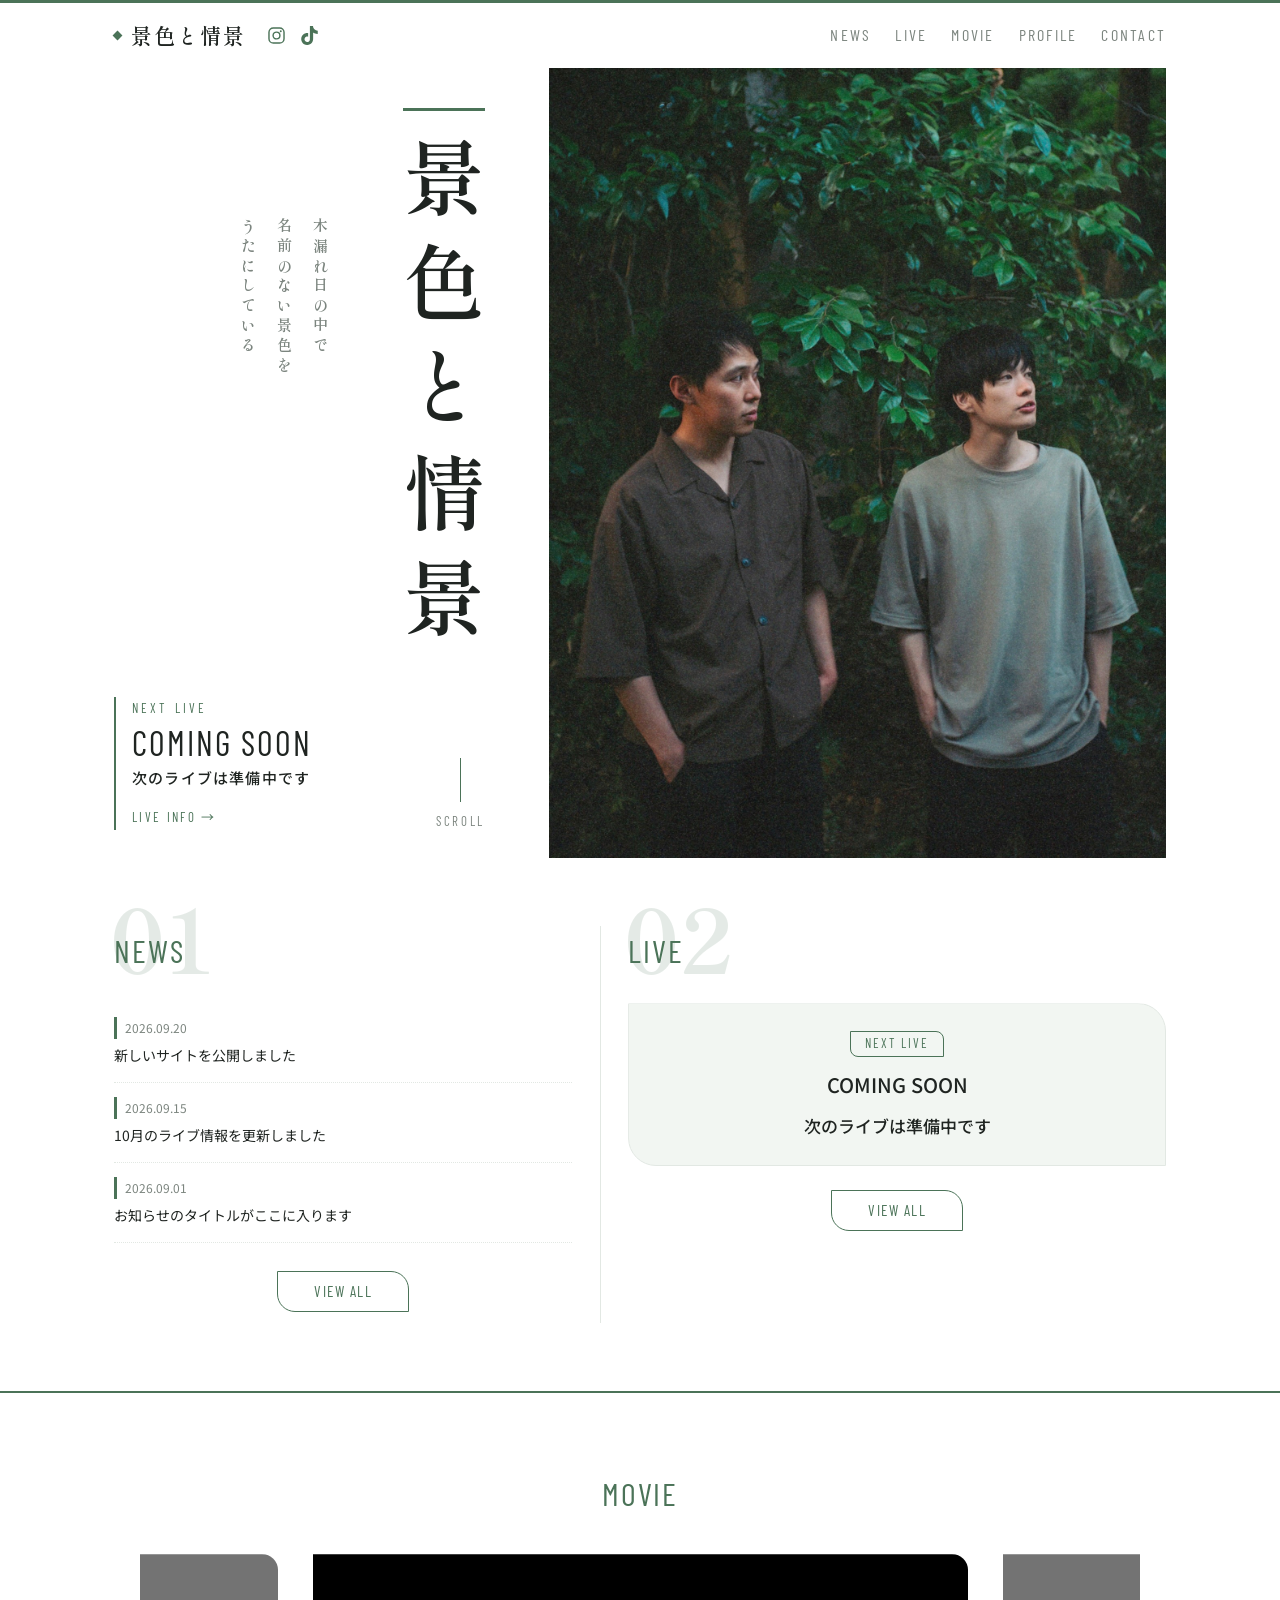
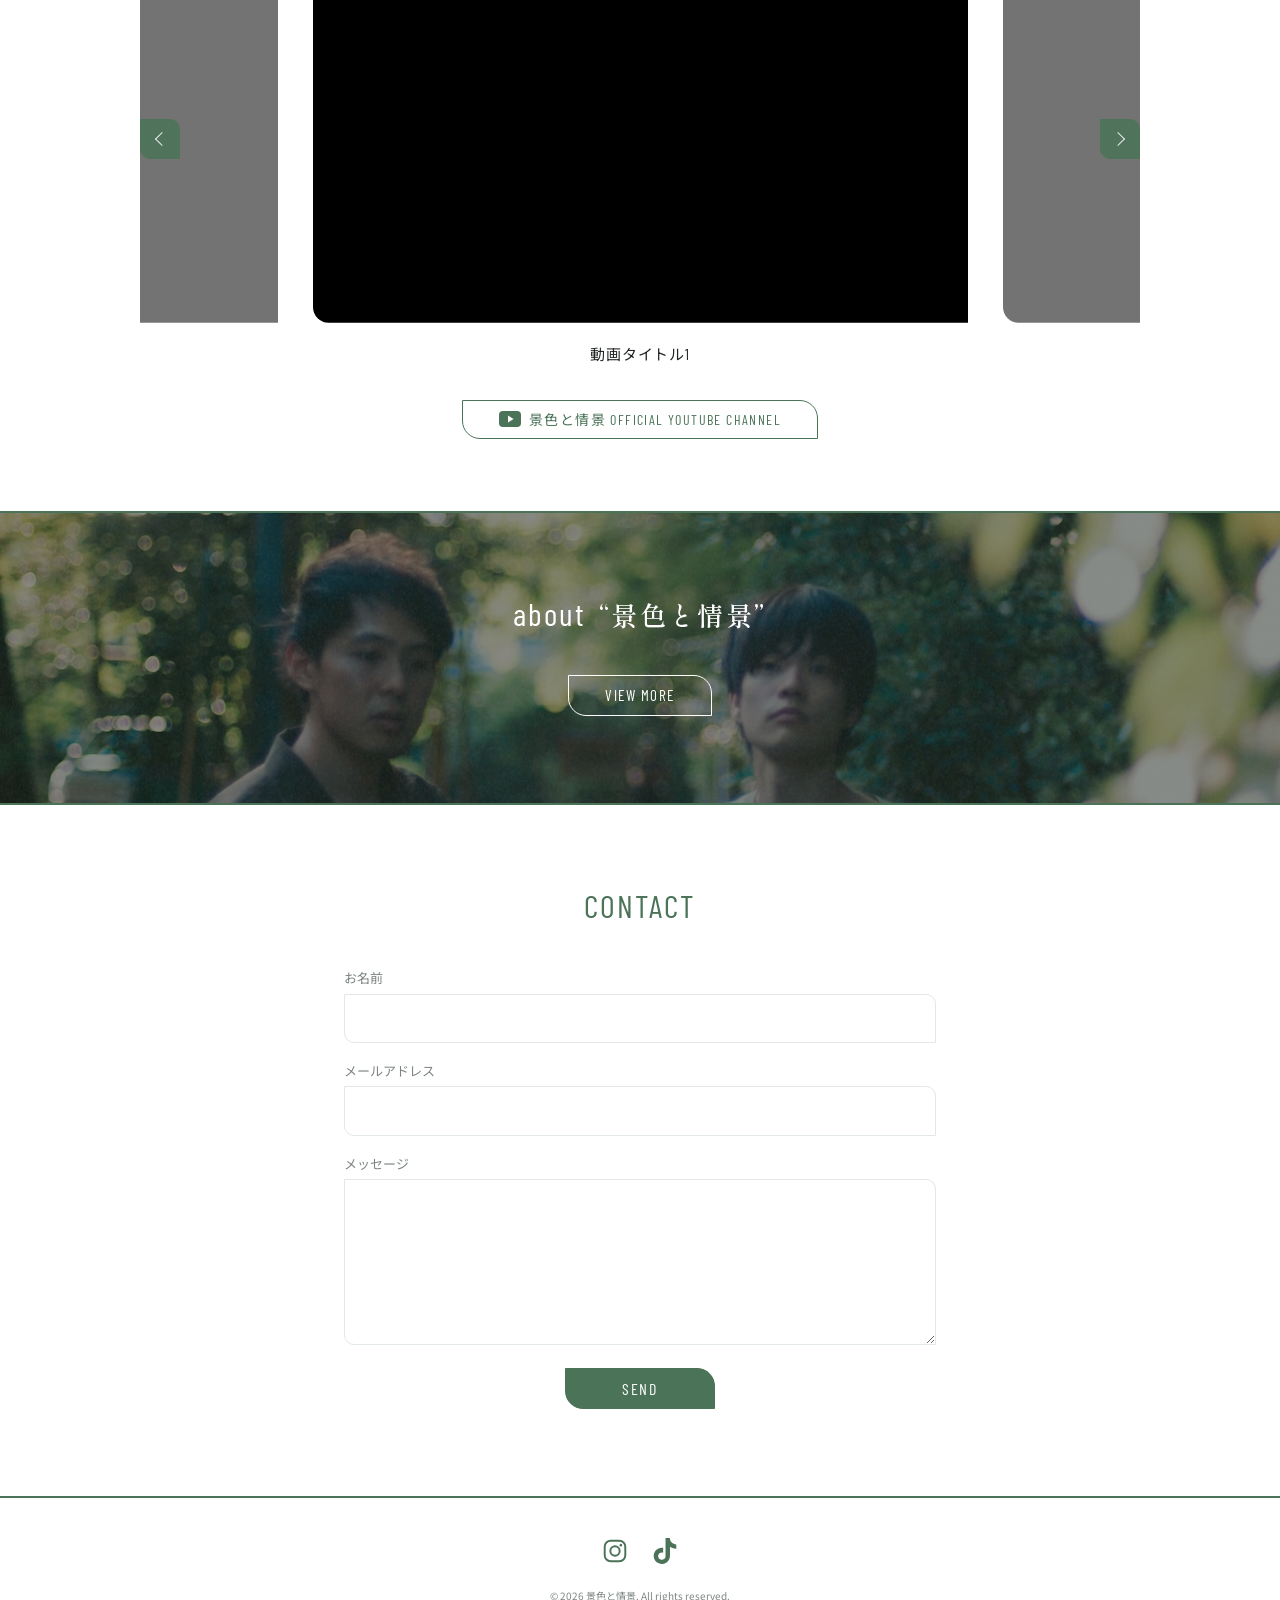
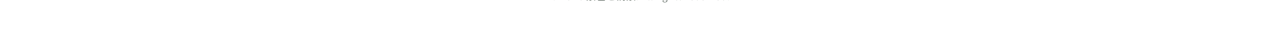
<file: index.html>
<!DOCTYPE html>
<html lang="ja">
<head>
  <meta charset="UTF-8">
  <meta name="viewport" content="width=device-width, initial-scale=1">
  <!-- 途中経過の公開中は、検索に出さない。完成して本番で公開するときに、この1行を消す -->
  <meta name="robots" content="noindex, nofollow">
  <title>景色と情景 | Official Site</title>
  <meta name="description" content="景色と情景 のオフィシャルサイト。ライブ情報・動画・プロフィール・お問い合わせ。">
  <link rel="preconnect" href="https://fonts.googleapis.com">
  <link rel="preconnect" href="https://fonts.gstatic.com" crossorigin>
  <!-- 動きを使う印(スクリプトが動かない環境では、動きなしで全部表示される) -->
  <script>document.documentElement.classList.add('js');
  // 読み込み中の画面は、1回の訪問で最初の1回だけ
  try { if (!sessionStorage.getItem('kj-loaded')) document.documentElement.classList.add('loading'); } catch (e) {}</script>
  <link href="https://fonts.googleapis.com/css2?family=Barlow+Condensed:wght@400;500&family=Noto+Sans+JP:wght@400;500&family=Shippori+Mincho:wght@600;700&display=swap" rel="stylesheet">
  <link rel="stylesheet" href="theme.css?v=9">
  <link rel="stylesheet" href="style.css?v=28">
  <link rel="stylesheet" href="idea.css?v=7">
</head>
<body>

<!-- ▼ 読み込み中の画面(葉っぱが揺れる。スクリプトが動かないときは出ない) -->
<div class="loader" aria-hidden="true">
  <svg class="loader-leaf" viewBox="0 0 48 48"><path fill="currentColor" d="M24 4C12 12 9 26 22 42c1 1 3 1 4 0C39 26 36 12 24 4z"/><path d="M24 9v33M24 20l-6-5M24 28l7-6M24 35l-6-5" fill="none" stroke="#fff" stroke-width="1.4" stroke-linecap="round" opacity=".7"/></svg>
  <p class="loader-text">LOADING<span class="loader-dots"><i>.</i><i>.</i><i>.</i></span></p>
</div>

<!-- ▼ ヘッダー -->
<header class="site-header">
  <div class="wrap">
    <!-- ロゴ:専用の手書きロゴがないので、筆文字風フォントで表示 -->
    <div class="brand">
      <a class="logo" href="#top">景色と情景</a>
      <!-- SNS(下のフッターと同じリンク) -->
      <div class="head-sns">
        <a href="https://www.instagram.com/keshiki2324/" target="_blank" rel="noopener noreferrer" aria-label="Instagram"><svg viewBox="0 0 24 24" aria-hidden="true"><rect x="2.5" y="2.5" width="19" height="19" rx="5.5" fill="none" stroke="currentColor" stroke-width="1.8"/><circle cx="12" cy="12" r="4.3" fill="none" stroke="currentColor" stroke-width="1.8"/><circle cx="17.4" cy="6.6" r="1.2" fill="currentColor"/></svg></a>
        <a href="https://www.tiktok.com/@keshikijyoukei" target="_blank" rel="noopener noreferrer" aria-label="TikTok"><svg viewBox="0 0 24 24" aria-hidden="true"><path fill="currentColor" d="M12.525.02c1.31-.02 2.61-.01 3.91-.02.08 1.53.63 3.09 1.75 4.17 1.12 1.11 2.7 1.62 4.24 1.79v4.03c-1.44-.05-2.89-.35-4.2-.97-.57-.26-1.1-.59-1.62-.93-.01 2.92.01 5.84-.02 8.75-.08 1.4-.54 2.79-1.35 3.94-1.31 1.92-3.58 3.17-5.91 3.21-1.43.08-2.86-.31-4.08-1.03-2.02-1.19-3.44-3.37-3.65-5.71-.02-.5-.03-1-.01-1.49.18-1.9 1.12-3.72 2.58-4.96 1.66-1.44 3.98-2.13 6.15-1.72.02 1.48-.04 2.96-.04 4.44-.99-.32-2.15-.23-3.02.37-.63.41-1.11 1.04-1.36 1.75-.21.51-.15 1.07-.14 1.61.24 1.64 1.82 3.02 3.5 2.87 1.12-.01 2.19-.66 2.77-1.61.19-.33.4-.67.41-1.06.1-1.79.06-3.57.07-5.36.01-4.03-.01-8.05.02-12.07z"/></svg></a>
      </div>
    </div>
    <nav class="nav" aria-label="メニュー">
      <ul>
        <li><a href="news.html">NEWS</a></li>
        <li><a href="live.html">LIVE</a></li>
        <li><a href="#movie">MOVIE</a></li>
        <li><a href="profile.html">PROFILE</a></li>
        <li><a href="#contact">CONTACT</a></li>
      </ul>
    </nav>
  </div>
</header>

<!-- ▼ メイン写真(写真を替えるときは、下の img の src を書き換える。比率は写真に合わせて自動)
     パソコン:左に縦書きの名前、右に写真(元の縦長の比率のまま)
     スマホ　:写真を全幅で、名前は写真の左下 -->
<div class="hero" id="top">
  <div class="hero-text">
    <!-- アーティスト名。専用の手書きロゴがないので、明朝体で表示 -->
    <h1 class="hero-name" aria-label="景色と情景"><span style="--i:0">景</span><span style="--i:1">色</span><span style="--i:2">と</span><span style="--i:3">情</span><span style="--i:4">景</span></h1>
    <div class="idea idea-words" aria-hidden="true">木漏れ日の中で<br>名前のない景色を<br>うたにしている</div><a class="idea idea-live" href="live.html"><span class="k">NEXT LIVE</span><span class="d">&nbsp;</span><span class="p"></span><span class="t"></span><span class="m">LIVE INFO →</span></a>
    <span class="hero-scroll"><i class="line"></i>SCROLL</span>
  </div>
  <div class="hero-photo"><img src="images/forest-duo2.jpg" width="1522" height="1948" alt="森の中に立つ、景色と情景の2人"></div>
</div>

<main>
  <!-- ▼ NEWS と LIVE を左右に並べる -->
  <div class="wrap">
    <div class="info" id="info">
      <section class="reveal" style="--d:0s" aria-labelledby="news-title">
        <span class="sec-num" aria-hidden="true">01</span>
        <h2 class="sec-title" id="news-title">NEWS</h2>
        <!-- お知らせ。中身は js/news.js が microCMS から読み込んで、新しい順に3件入れる
             (読み込めないときは、下の文のまま) -->
        <ul class="list">
          <li><span class="date">2026.09.20</span>新しいサイトを公開しました</li>
          <li><span class="date">2026.09.15</span>10月のライブ情報を更新しました</li>
          <li><span class="date">2026.09.01</span>お知らせのタイトルがここに入ります</li>
        </ul>
        <p class="more"><a class="btn" href="news.html">VIEW ALL</a></p>
      </section>

      <section id="live" class="reveal" style="--d:.15s" aria-labelledby="live-title">
        <span class="sec-num" aria-hidden="true">02</span>
        <h2 class="sec-title" id="live-title">LIVE</h2>

        <!-- 次のライブ。中身は js/live.js が microCMS から読み込んで入れる(写真の左の NEXT LIVE も同じ)。
             今日以降でいちばん近いライブが、自動で入る。下の一覧は、その次の2件 -->
        <div class="live-card">
          <span class="live-badge">NEXT LIVE</span>
          <p class="live-date">&nbsp;</p>
          <p class="live-status" hidden></p>
          <p class="live-place">ライブ情報を読み込み中...</p>
          <p class="live-detail" hidden></p>
        </div>

        <ul class="list" hidden></ul>
        <p class="more"><a class="btn" href="live.html">VIEW ALL</a></p>
      </section>
    </div>
  </div>

  <!-- ▼ MOVIE -->
  <section class="section" id="movie">
    <div class="wrap reveal">
      <h2 class="sec-title">MOVIE</h2>
      <!-- 動画スライダー:真ん中の動画が再生でき、左右の矢印(またはとなりの動画をクリック)で切り替わる。
           動画を変えるときは、iframe の src の「ID」の部分(YouTube のURL末尾)と、data-title(下に出るタイトル)を書き換える -->
      <div class="yt" id="yt" aria-roledescription="carousel" aria-label="動画">
        <div class="yt-stage">
          <!-- 動画1:iframe の src の「VIDEO_ID」の部分と、data-title(下に出るタイトル)を、実際の動画に書き換える -->
          <div class="yt-slide" data-title="動画タイトル1">
            <iframe src="https://www.youtube.com/embed/VIDEO_ID?enablejsapi=1&amp;rel=0" title="動画タイトル1" loading="lazy" allow="accelerometer; clipboard-write; encrypted-media; gyroscope; picture-in-picture; web-share" referrerpolicy="strict-origin-when-cross-origin" allowfullscreen></iframe>
          </div>
          <div class="yt-slide" data-title="動画タイトル2">
            <iframe src="https://www.youtube.com/embed/VIDEO_ID?enablejsapi=1&amp;rel=0" title="動画タイトル2" loading="lazy" allow="accelerometer; clipboard-write; encrypted-media; gyroscope; picture-in-picture; web-share" referrerpolicy="strict-origin-when-cross-origin" allowfullscreen></iframe>
          </div>
          <div class="yt-slide" data-title="動画タイトル3">
            <iframe src="https://www.youtube.com/embed/VIDEO_ID?enablejsapi=1&amp;rel=0" title="動画タイトル3" loading="lazy" allow="accelerometer; clipboard-write; encrypted-media; gyroscope; picture-in-picture; web-share" referrerpolicy="strict-origin-when-cross-origin" allowfullscreen></iframe>
          </div>
          <button class="yt-btn yt-prev" type="button" aria-label="前の動画"></button>
          <button class="yt-btn yt-next" type="button" aria-label="次の動画"></button>
        </div>
        <p class="yt-caption" aria-live="polite"></p>
      </div>
      <!-- チャンネルへのボタン(リンク先は、景色と情景さんのチャンネルURLに) -->
      <a class="btn btn-yt" href="#" target="_blank" rel="noopener noreferrer">
        <svg viewBox="0 0 22 16" aria-hidden="true"><rect width="22" height="16" rx="4" fill="currentColor"/><path class="tri" d="M9 4.6v6.8L14.6 8z" fill="#fff"/></svg>
        景色と情景 OFFICIAL YOUTUBE CHANNEL
      </a>
    </div>
  </section>

  <!-- ▼ about "景色と情景"(背景は、並木道の2人の写真。写真は style.css の #profile で指定) -->
  <section class="section" id="profile">
    <div class="wrap narrow reveal">
      <h2 class="sec-title about-title">about <span>“景色と情景”</span></h2>
      <p class="more"><a class="btn" href="profile.html">VIEW MORE</a></p>
    </div>
  </section>

  <!-- ▼ CONTACT -->
  <section class="section" id="contact">
    <div class="wrap narrow reveal">
      <h2 class="sec-title">CONTACT</h2>
      <!-- action は、フォーム送信サービス(Formspree など)のURLに置き換える -->
      <form class="form" action="#" method="post">
        <label>お名前<input type="text" name="name" required></label>
        <label>メールアドレス<input type="email" name="email" required></label>
        <label>メッセージ<textarea name="message" rows="6" required></textarea></label>
        <p class="submit"><button class="btn btn-fill" type="submit">SEND</button></p>
      </form>
    </div>
  </section>
</main>

<!-- ▼ フッター -->
<footer class="site-footer">
  <!-- SNS:アイコンを押すと、別のタブで開く。増やすときは、a を1つ足す -->
  <div class="sns">
    <a href="https://www.instagram.com/keshiki2324/" target="_blank" rel="noopener noreferrer" aria-label="Instagram">
      <svg viewBox="0 0 24 24" aria-hidden="true"><rect x="2.5" y="2.5" width="19" height="19" rx="5.5" fill="none" stroke="currentColor" stroke-width="1.8"/><circle cx="12" cy="12" r="4.3" fill="none" stroke="currentColor" stroke-width="1.8"/><circle cx="17.4" cy="6.6" r="1.2" fill="currentColor"/></svg>
    </a>
    <a href="https://www.tiktok.com/@keshikijyoukei" target="_blank" rel="noopener noreferrer" aria-label="TikTok">
      <svg viewBox="0 0 24 24" aria-hidden="true"><path fill="currentColor" d="M12.525.02c1.31-.02 2.61-.01 3.91-.02.08 1.53.63 3.09 1.75 4.17 1.12 1.11 2.7 1.62 4.24 1.79v4.03c-1.44-.05-2.89-.35-4.2-.97-.57-.26-1.1-.59-1.62-.93-.01 2.92.01 5.84-.02 8.75-.08 1.4-.54 2.79-1.35 3.94-1.31 1.92-3.58 3.17-5.91 3.21-1.43.08-2.86-.31-4.08-1.03-2.02-1.19-3.44-3.37-3.65-5.71-.02-.5-.03-1-.01-1.49.18-1.9 1.12-3.72 2.58-4.96 1.66-1.44 3.98-2.13 6.15-1.72.02 1.48-.04 2.96-.04 4.44-.99-.32-2.15-.23-3.02.37-.63.41-1.11 1.04-1.36 1.75-.21.51-.15 1.07-.14 1.61.24 1.64 1.82 3.02 3.5 2.87 1.12-.01 2.19-.66 2.77-1.61.19-.33.4-.67.41-1.06.1-1.79.06-3.57.07-5.36.01-4.03-.01-8.05.02-12.07z"/></svg>
    </a>
  </div>
  <small>&copy; 2026 景色と情景. All rights reserved.</small>
</footer>

<!-- ライブ情報(microCMS の設定は js/config.js) -->
<script src="js/config.js?v=3"></script>
<script src="js/format.js?v=1"></script>
<script src="js/live.js?v=6"></script>
<script src="js/news.js?v=2"></script>

<!-- 読み込み中の画面を消す(読み込みが終わって、最低1.4秒たったら。遅くても6秒で消す) -->
<script>
(function () {
  var html = document.documentElement;
  if (!html.classList.contains('loading')) return;
  var start = Date.now(), done = false;
  function finish() {
    if (done) return; done = true;
    html.classList.add('loaded');
    try { sessionStorage.setItem('kj-loaded', '1'); } catch (e) {}
    setTimeout(function () { html.classList.remove('loading', 'loaded'); }, 1000);
  }
  window.addEventListener('load', function () { setTimeout(finish, Math.max(0, 1400 - (Date.now() - start))); });
  setTimeout(finish, 6000);
})();
</script>

<!-- 動き:画面に入ったら、ふわっと表示する(reveal の印をつけた部分) -->
<script>
(function () {
  var els = document.querySelectorAll('.reveal');
  if (!('IntersectionObserver' in window)) {
    els.forEach(function (e) { e.classList.add('is-visible'); });
    return;
  }
  var io = new IntersectionObserver(function (entries) {
    entries.forEach(function (en) {
      if (en.isIntersecting) { en.target.classList.add('is-visible'); io.unobserve(en.target); }
    });
  }, { threshold: 0.12, rootMargin: '0px 0px -6% 0px' });
  els.forEach(function (e) { io.observe(e); });
})();
</script>

<!-- 動き:動画スライダー(矢印・となりの動画のクリック・スマホのスワイプで切り替え。最後の次は最初へ戻る) -->
<script>
(function () {
  var root = document.getElementById('yt');
  if (!root) return;
  var slides = [].slice.call(root.querySelectorAll('.yt-slide'));
  var cap = root.querySelector('.yt-caption');
  var n = slides.length, cur = 0;

  function rel(i) { var d = (i - cur + n) % n; return d > n / 2 ? d - n : d; }   // 真ん中=0、右=1、左=-1

  function pause(slide) {   // 見えなくなった動画は、一時停止する
    var f = slide.querySelector('iframe');
    try { f.contentWindow.postMessage(JSON.stringify({ event: 'command', func: 'pauseVideo', args: [] }), '*'); } catch (e) {}
  }

  function render(first) {
    slides.forEach(function (s, i) {
      var r = rel(i), old = s._rel;
      s._rel = r;
      var jump = old !== undefined && Math.abs(r - old) > 1;   // 端から端へ飛ぶ1枚は、動きなしで移す
      if (jump) s.classList.add('no-anim');
      s.style.setProperty('--rel', r);
      if (jump) { void s.offsetWidth; s.classList.remove('no-anim'); }
      var active = r === 0;
      if (!active && s.classList.contains('is-active')) pause(s);
      s.classList.toggle('is-active', active);
      s.setAttribute('aria-hidden', active ? 'false' : 'true');
    });
    var text = slides[cur].getAttribute('data-title') || '';
    if (first) { cap.textContent = text; return; }
    cap.style.opacity = 0;
    setTimeout(function () { cap.textContent = text; cap.style.opacity = 1; }, 250);
  }

  function go(i) { cur = (i + n) % n; render(false); }
  root.querySelector('.yt-prev').addEventListener('click', function () { go(cur - 1); });
  root.querySelector('.yt-next').addEventListener('click', function () { go(cur + 1); });
  slides.forEach(function (s, i) { s.addEventListener('click', function () { if (i !== cur) go(i); }); });

  var x0 = null, stage = root.querySelector('.yt-stage');
  stage.addEventListener('touchstart', function (e) { x0 = e.touches[0].clientX; }, { passive: true });
  stage.addEventListener('touchend', function (e) {
    if (x0 === null) return;
    var dx = e.changedTouches[0].clientX - x0; x0 = null;
    if (Math.abs(dx) > 40) go(cur + (dx < 0 ? 1 : -1));
  });

  render(true);
})();
</script>

</body>
</html>
</file>
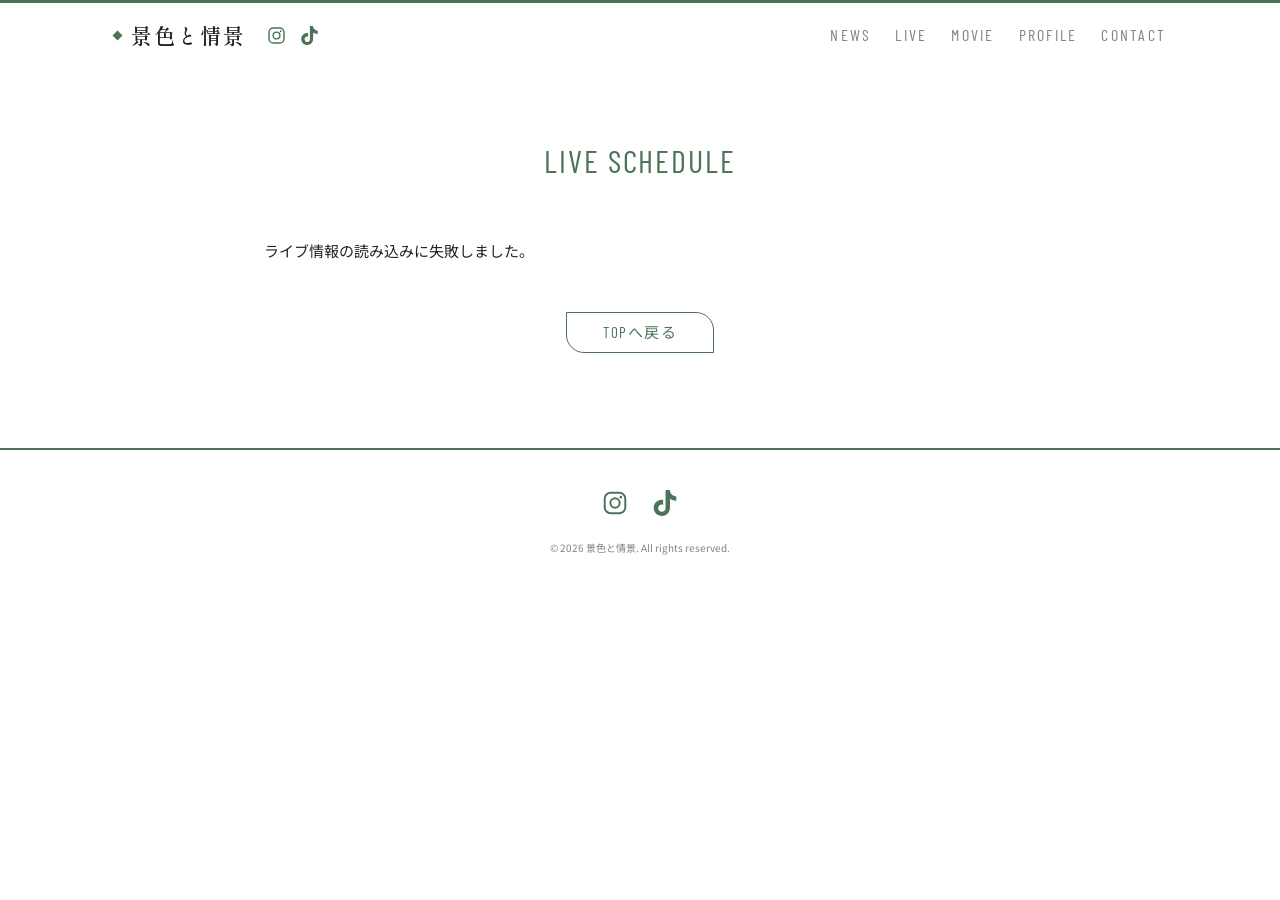
<file: live.html>
<!DOCTYPE html>
<html lang="ja">
<head>
  <meta charset="UTF-8">
  <meta name="viewport" content="width=device-width, initial-scale=1">
  <!-- 途中経過の公開中は、検索に出さない。完成して本番で公開するときに、この1行を消す -->
  <meta name="robots" content="noindex, nofollow">
  <title>LIVE SCHEDULE | 景色と情景</title>
  <meta name="description" content="景色と情景 のライブ情報。">
  <link rel="preconnect" href="https://fonts.googleapis.com">
  <link rel="preconnect" href="https://fonts.gstatic.com" crossorigin>
  <link href="https://fonts.googleapis.com/css2?family=Barlow+Condensed:wght@400;500&family=Noto+Sans+JP:wght@400;500&family=Shippori+Mincho:wght@600;700&display=swap" rel="stylesheet">
  <link rel="stylesheet" href="theme.css?v=9">
  <link rel="stylesheet" href="style.css?v=28">
</head>
<body>

<!-- ▼ ヘッダー(トップと同じ) -->
<header class="site-header">
  <div class="wrap">
    <div class="brand">
      <a class="logo" href="index.html">景色と情景</a>
      <!-- SNS(下のフッターと同じリンク) -->
      <div class="head-sns">
        <a href="https://www.instagram.com/keshiki2324/" target="_blank" rel="noopener noreferrer" aria-label="Instagram"><svg viewBox="0 0 24 24" aria-hidden="true"><rect x="2.5" y="2.5" width="19" height="19" rx="5.5" fill="none" stroke="currentColor" stroke-width="1.8"/><circle cx="12" cy="12" r="4.3" fill="none" stroke="currentColor" stroke-width="1.8"/><circle cx="17.4" cy="6.6" r="1.2" fill="currentColor"/></svg></a>
        <a href="https://www.tiktok.com/@keshikijyoukei" target="_blank" rel="noopener noreferrer" aria-label="TikTok"><svg viewBox="0 0 24 24" aria-hidden="true"><path fill="currentColor" d="M12.525.02c1.31-.02 2.61-.01 3.91-.02.08 1.53.63 3.09 1.75 4.17 1.12 1.11 2.7 1.62 4.24 1.79v4.03c-1.44-.05-2.89-.35-4.2-.97-.57-.26-1.1-.59-1.62-.93-.01 2.92.01 5.84-.02 8.75-.08 1.4-.54 2.79-1.35 3.94-1.31 1.92-3.58 3.17-5.91 3.21-1.43.08-2.86-.31-4.08-1.03-2.02-1.19-3.44-3.37-3.65-5.71-.02-.5-.03-1-.01-1.49.18-1.9 1.12-3.72 2.58-4.96 1.66-1.44 3.98-2.13 6.15-1.72.02 1.48-.04 2.96-.04 4.44-.99-.32-2.15-.23-3.02.37-.63.41-1.11 1.04-1.36 1.75-.21.51-.15 1.07-.14 1.61.24 1.64 1.82 3.02 3.5 2.87 1.12-.01 2.19-.66 2.77-1.61.19-.33.4-.67.41-1.06.1-1.79.06-3.57.07-5.36.01-4.03-.01-8.05.02-12.07z"/></svg></a>
      </div>
    </div>
    <nav class="nav" aria-label="メニュー">
      <ul>
        <li><a href="news.html">NEWS</a></li>
        <li><a href="live.html">LIVE</a></li>
        <li><a href="index.html#movie">MOVIE</a></li>
        <li><a href="profile.html">PROFILE</a></li>
        <li><a href="index.html#contact">CONTACT</a></li>
      </ul>
    </nav>
  </div>
</header>

<main class="live-page">
  <h1 class="sec-title">LIVE SCHEDULE</h1>

  <!-- 年月ごとにまとめて、ここに入る(js/live.js が microCMS から読み込む) -->
  <div id="live-schedule" class="loading">ライブ情報を読み込み中...</div>

  <p class="back"><a class="btn" href="index.html">TOPへ戻る</a></p>
</main>

<!-- ▼ フッター(トップと同じ) -->
<footer class="site-footer">
  <!-- SNS:アイコンを押すと、別のタブで開く。増やすときは、a を1つ足す -->
  <div class="sns">
    <a href="https://www.instagram.com/keshiki2324/" target="_blank" rel="noopener noreferrer" aria-label="Instagram">
      <svg viewBox="0 0 24 24" aria-hidden="true"><rect x="2.5" y="2.5" width="19" height="19" rx="5.5" fill="none" stroke="currentColor" stroke-width="1.8"/><circle cx="12" cy="12" r="4.3" fill="none" stroke="currentColor" stroke-width="1.8"/><circle cx="17.4" cy="6.6" r="1.2" fill="currentColor"/></svg>
    </a>
    <a href="https://www.tiktok.com/@keshikijyoukei" target="_blank" rel="noopener noreferrer" aria-label="TikTok">
      <svg viewBox="0 0 24 24" aria-hidden="true"><path fill="currentColor" d="M12.525.02c1.31-.02 2.61-.01 3.91-.02.08 1.53.63 3.09 1.75 4.17 1.12 1.11 2.7 1.62 4.24 1.79v4.03c-1.44-.05-2.89-.35-4.2-.97-.57-.26-1.1-.59-1.62-.93-.01 2.92.01 5.84-.02 8.75-.08 1.4-.54 2.79-1.35 3.94-1.31 1.92-3.58 3.17-5.91 3.21-1.43.08-2.86-.31-4.08-1.03-2.02-1.19-3.44-3.37-3.65-5.71-.02-.5-.03-1-.01-1.49.18-1.9 1.12-3.72 2.58-4.96 1.66-1.44 3.98-2.13 6.15-1.72.02 1.48-.04 2.96-.04 4.44-.99-.32-2.15-.23-3.02.37-.63.41-1.11 1.04-1.36 1.75-.21.51-.15 1.07-.14 1.61.24 1.64 1.82 3.02 3.5 2.87 1.12-.01 2.19-.66 2.77-1.61.19-.33.4-.67.41-1.06.1-1.79.06-3.57.07-5.36.01-4.03-.01-8.05.02-12.07z"/></svg>
    </a>
  </div>
  <small>&copy; 2026 景色と情景. All rights reserved.</small>
</footer>

<!-- ライブ情報(microCMS の設定は js/config.js) -->
<script src="js/config.js?v=3"></script>
<script src="js/format.js?v=1"></script>
<script src="js/live.js?v=6"></script>

</body>
</html>
</file>
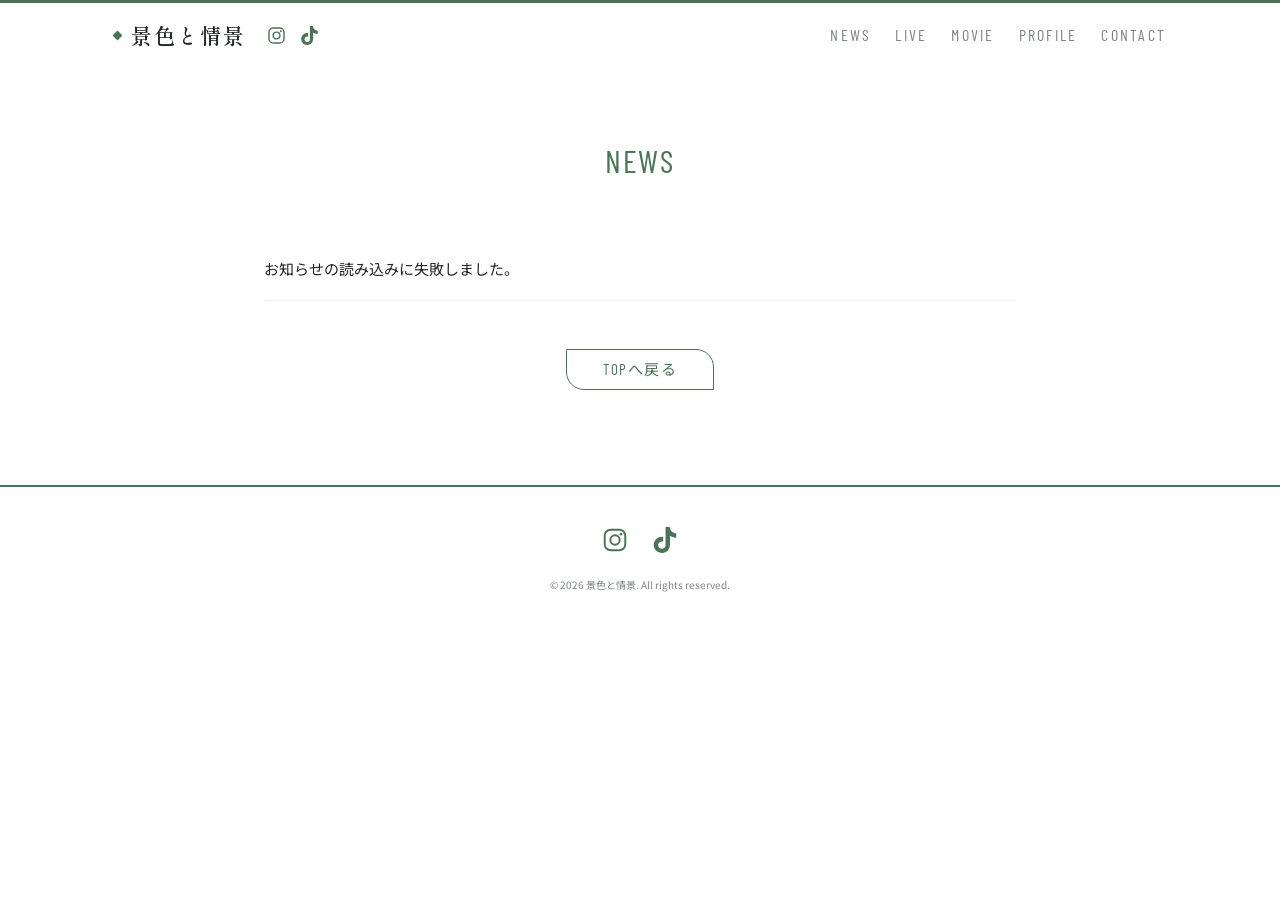
<file: news.html>
<!DOCTYPE html>
<html lang="ja">
<head>
  <meta charset="UTF-8">
  <meta name="viewport" content="width=device-width, initial-scale=1">
  <!-- 途中経過の公開中は、検索に出さない。完成して本番で公開するときに、この1行を消す -->
  <meta name="robots" content="noindex, nofollow">
  <title>NEWS | 景色と情景</title>
  <meta name="description" content="景色と情景 のお知らせ。">
  <link rel="preconnect" href="https://fonts.googleapis.com">
  <link rel="preconnect" href="https://fonts.gstatic.com" crossorigin>
  <link href="https://fonts.googleapis.com/css2?family=Barlow+Condensed:wght@400;500&family=Noto+Sans+JP:wght@400;500&family=Shippori+Mincho:wght@600;700&display=swap" rel="stylesheet">
  <link rel="stylesheet" href="theme.css?v=9">
  <link rel="stylesheet" href="style.css?v=28">
</head>
<body>

<!-- ▼ ヘッダー(トップと同じ) -->
<header class="site-header">
  <div class="wrap">
    <div class="brand">
      <a class="logo" href="index.html">景色と情景</a>
      <!-- SNS(下のフッターと同じリンク) -->
      <div class="head-sns">
        <a href="https://www.instagram.com/keshiki2324/" target="_blank" rel="noopener noreferrer" aria-label="Instagram"><svg viewBox="0 0 24 24" aria-hidden="true"><rect x="2.5" y="2.5" width="19" height="19" rx="5.5" fill="none" stroke="currentColor" stroke-width="1.8"/><circle cx="12" cy="12" r="4.3" fill="none" stroke="currentColor" stroke-width="1.8"/><circle cx="17.4" cy="6.6" r="1.2" fill="currentColor"/></svg></a>
        <a href="https://www.tiktok.com/@keshikijyoukei" target="_blank" rel="noopener noreferrer" aria-label="TikTok"><svg viewBox="0 0 24 24" aria-hidden="true"><path fill="currentColor" d="M12.525.02c1.31-.02 2.61-.01 3.91-.02.08 1.53.63 3.09 1.75 4.17 1.12 1.11 2.7 1.62 4.24 1.79v4.03c-1.44-.05-2.89-.35-4.2-.97-.57-.26-1.1-.59-1.62-.93-.01 2.92.01 5.84-.02 8.75-.08 1.4-.54 2.79-1.35 3.94-1.31 1.92-3.58 3.17-5.91 3.21-1.43.08-2.86-.31-4.08-1.03-2.02-1.19-3.44-3.37-3.65-5.71-.02-.5-.03-1-.01-1.49.18-1.9 1.12-3.72 2.58-4.96 1.66-1.44 3.98-2.13 6.15-1.72.02 1.48-.04 2.96-.04 4.44-.99-.32-2.15-.23-3.02.37-.63.41-1.11 1.04-1.36 1.75-.21.51-.15 1.07-.14 1.61.24 1.64 1.82 3.02 3.5 2.87 1.12-.01 2.19-.66 2.77-1.61.19-.33.4-.67.41-1.06.1-1.79.06-3.57.07-5.36.01-4.03-.01-8.05.02-12.07z"/></svg></a>
      </div>
    </div>
    <nav class="nav" aria-label="メニュー">
      <ul>
        <li><a href="news.html">NEWS</a></li>
        <li><a href="live.html">LIVE</a></li>
        <li><a href="index.html#movie">MOVIE</a></li>
        <li><a href="profile.html">PROFILE</a></li>
        <li><a href="index.html#contact">CONTACT</a></li>
      </ul>
    </nav>
  </div>
</header>

<main class="live-page news-page">
  <h1 class="sec-title">NEWS</h1>

  <!-- 新しい順に、ここに入る(js/news.js が microCMS から読み込む) -->
  <ul id="news-list" class="list news-list"><li>お知らせを読み込み中...</li></ul>

  <p class="back"><a class="btn" href="index.html">TOPへ戻る</a></p>
</main>

<!-- ▼ フッター(トップと同じ) -->
<footer class="site-footer">
  <!-- SNS:アイコンを押すと、別のタブで開く。増やすときは、a を1つ足す -->
  <div class="sns">
    <a href="https://www.instagram.com/keshiki2324/" target="_blank" rel="noopener noreferrer" aria-label="Instagram">
      <svg viewBox="0 0 24 24" aria-hidden="true"><rect x="2.5" y="2.5" width="19" height="19" rx="5.5" fill="none" stroke="currentColor" stroke-width="1.8"/><circle cx="12" cy="12" r="4.3" fill="none" stroke="currentColor" stroke-width="1.8"/><circle cx="17.4" cy="6.6" r="1.2" fill="currentColor"/></svg>
    </a>
    <a href="https://www.tiktok.com/@keshikijyoukei" target="_blank" rel="noopener noreferrer" aria-label="TikTok">
      <svg viewBox="0 0 24 24" aria-hidden="true"><path fill="currentColor" d="M12.525.02c1.31-.02 2.61-.01 3.91-.02.08 1.53.63 3.09 1.75 4.17 1.12 1.11 2.7 1.62 4.24 1.79v4.03c-1.44-.05-2.89-.35-4.2-.97-.57-.26-1.1-.59-1.62-.93-.01 2.92.01 5.84-.02 8.75-.08 1.4-.54 2.79-1.35 3.94-1.31 1.92-3.58 3.17-5.91 3.21-1.43.08-2.86-.31-4.08-1.03-2.02-1.19-3.44-3.37-3.65-5.71-.02-.5-.03-1-.01-1.49.18-1.9 1.12-3.72 2.58-4.96 1.66-1.44 3.98-2.13 6.15-1.72.02 1.48-.04 2.96-.04 4.44-.99-.32-2.15-.23-3.02.37-.63.41-1.11 1.04-1.36 1.75-.21.51-.15 1.07-.14 1.61.24 1.64 1.82 3.02 3.5 2.87 1.12-.01 2.19-.66 2.77-1.61.19-.33.4-.67.41-1.06.1-1.79.06-3.57.07-5.36.01-4.03-.01-8.05.02-12.07z"/></svg>
    </a>
  </div>
  <small>&copy; 2026 景色と情景. All rights reserved.</small>
</footer>

<!-- NEWS(microCMS の設定は js/config.js) -->
<script src="js/config.js?v=3"></script>
<script src="js/format.js?v=1"></script>
<script src="js/news.js?v=2"></script>

</body>
</html>
</file>
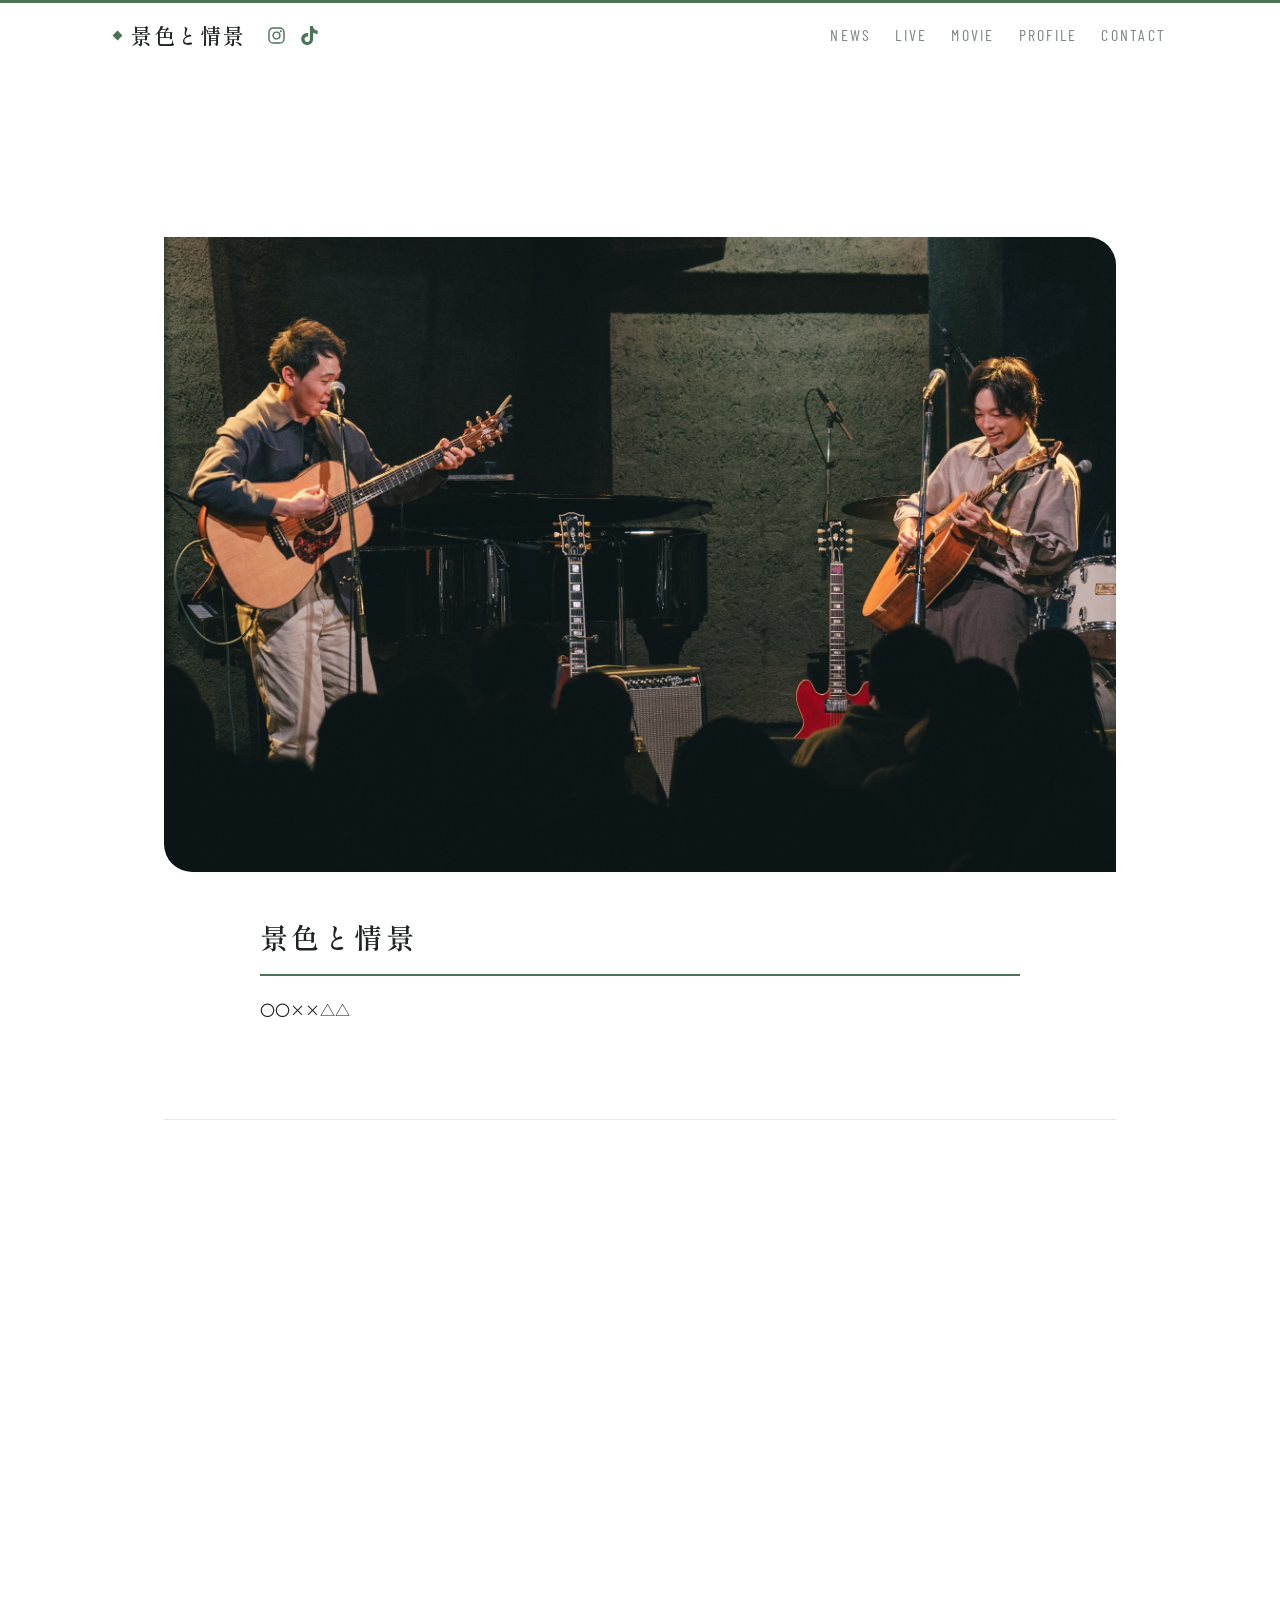
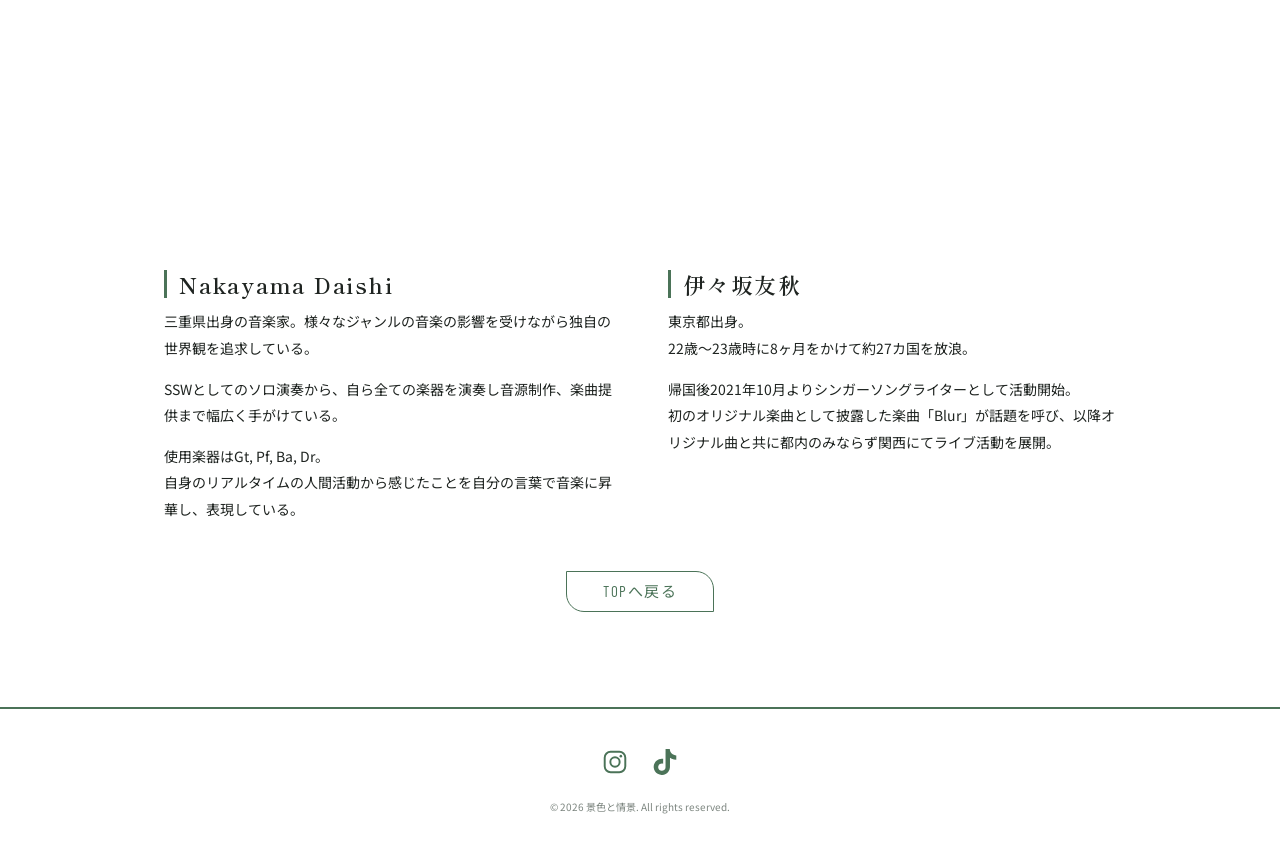
<file: profile.html>
<!DOCTYPE html>
<html lang="ja">
<head>
  <meta charset="UTF-8">
  <meta name="viewport" content="width=device-width, initial-scale=1">
  <!-- 途中経過の公開中は、検索に出さない。完成して本番で公開するときに、この1行を消す -->
  <meta name="robots" content="noindex, nofollow">
  <title>PROFILE | 景色と情景</title>
  <meta name="description" content="景色と情景 のプロフィールと、メンバーの紹介。">
  <link rel="preconnect" href="https://fonts.googleapis.com">
  <link rel="preconnect" href="https://fonts.gstatic.com" crossorigin>
  <link href="https://fonts.googleapis.com/css2?family=Barlow+Condensed:wght@400;500&family=Noto+Sans+JP:wght@400;500&family=Shippori+Mincho:wght@600;700&display=swap" rel="stylesheet">
  <link rel="stylesheet" href="theme.css?v=9">
  <link rel="stylesheet" href="style.css?v=28">
</head>
<body>

<!-- ▼ ヘッダー(トップと同じ) -->
<header class="site-header">
  <div class="wrap">
    <div class="brand">
      <a class="logo" href="index.html">景色と情景</a>
      <!-- SNS(下のフッターと同じリンク) -->
      <div class="head-sns">
        <a href="https://www.instagram.com/keshiki2324/" target="_blank" rel="noopener noreferrer" aria-label="Instagram"><svg viewBox="0 0 24 24" aria-hidden="true"><rect x="2.5" y="2.5" width="19" height="19" rx="5.5" fill="none" stroke="currentColor" stroke-width="1.8"/><circle cx="12" cy="12" r="4.3" fill="none" stroke="currentColor" stroke-width="1.8"/><circle cx="17.4" cy="6.6" r="1.2" fill="currentColor"/></svg></a>
        <a href="https://www.tiktok.com/@keshikijyoukei" target="_blank" rel="noopener noreferrer" aria-label="TikTok"><svg viewBox="0 0 24 24" aria-hidden="true"><path fill="currentColor" d="M12.525.02c1.31-.02 2.61-.01 3.91-.02.08 1.53.63 3.09 1.75 4.17 1.12 1.11 2.7 1.62 4.24 1.79v4.03c-1.44-.05-2.89-.35-4.2-.97-.57-.26-1.1-.59-1.62-.93-.01 2.92.01 5.84-.02 8.75-.08 1.4-.54 2.79-1.35 3.94-1.31 1.92-3.58 3.17-5.91 3.21-1.43.08-2.86-.31-4.08-1.03-2.02-1.19-3.44-3.37-3.65-5.71-.02-.5-.03-1-.01-1.49.18-1.9 1.12-3.72 2.58-4.96 1.66-1.44 3.98-2.13 6.15-1.72.02 1.48-.04 2.96-.04 4.44-.99-.32-2.15-.23-3.02.37-.63.41-1.11 1.04-1.36 1.75-.21.51-.15 1.07-.14 1.61.24 1.64 1.82 3.02 3.5 2.87 1.12-.01 2.19-.66 2.77-1.61.19-.33.4-.67.41-1.06.1-1.79.06-3.57.07-5.36.01-4.03-.01-8.05.02-12.07z"/></svg></a>
      </div>
    </div>
    <nav class="nav" aria-label="メニュー">
      <ul>
        <li><a href="news.html">NEWS</a></li>
        <li><a href="live.html">LIVE</a></li>
        <li><a href="index.html#movie">MOVIE</a></li>
        <li><a href="profile.html">PROFILE</a></li>
        <li><a href="index.html#contact">CONTACT</a></li>
      </ul>
    </nav>
  </div>
</header>

<main class="profile-page">
  <h1 class="sec-title">PROFILE</h1>

  <!-- 2人の写真(横長。元の写真から2人のまわりを切り取ったもの)と、その下に紹介文。文章は仮 -->
  <div class="profile-main">
    <div class="profile-photo"><img src="images/profile-duo-stage-wide.jpg" width="2000" height="1333" alt="ステージで演奏する、景色と情景の2人"></div>
    <div class="profile-body">
      <h2 class="profile-name">景色と情景</h2>
      <p>〇〇××△△</p>
    </div>
  </div>

  <!-- メンバー紹介。写真は、枠に合わせて切り取る(顔の位置は style.css の object-position で調整) -->
  <section class="members" aria-labelledby="member-title">
    <h2 class="sec-title" id="member-title">MEMBER</h2>
    <div class="member-grid">
      <article class="member">
        <div class="member-photo"><img class="pos-nakayama" src="images/member-nakayama-piano.jpg" width="1365" height="1240" alt="ピアノを弾きながら歌う、Nakayama Daishi" loading="lazy"></div>
        <h3 class="member-name">Nakayama Daishi</h3>
        <div class="member-text">
          <p>三重県出身の音楽家。様々なジャンルの音楽の影響を受けながら独自の世界観を追求している。</p>
          <p>SSWとしてのソロ演奏から、自ら全ての楽器を演奏し音源制作、楽曲提供まで幅広く手がけている。</p>
          <p>使用楽器はGt, Pf, Ba, Dr。<br>自身のリアルタイムの人間活動から感じたことを自分の言葉で音楽に昇華し、表現している。</p>
        </div>
      </article>
      <article class="member">
        <div class="member-photo"><img class="pos-iisaka" src="images/member-iisaka-guitar.jpg" width="1066" height="1600" alt="ギターを弾きながら歌う、伊々坂友秋" loading="lazy"></div>
        <h3 class="member-name">伊々坂友秋</h3>
        <div class="member-text">
          <p>東京都出身。<br>22歳〜23歳時に8ヶ月をかけて約27カ国を放浪。</p>
          <p>帰国後2021年10月よりシンガーソングライターとして活動開始。<br>初のオリジナル楽曲として披露した楽曲「Blur」が話題を呼び、以降オリジナル曲と共に都内のみならず関西にてライブ活動を展開。</p>
        </div>
      </article>
    </div>
  </section>

  <p class="back"><a class="btn" href="index.html">TOPへ戻る</a></p>
</main>

<!-- ▼ フッター(トップと同じ) -->
<footer class="site-footer">
  <!-- SNS:アイコンを押すと、別のタブで開く。増やすときは、a を1つ足す -->
  <div class="sns">
    <a href="https://www.instagram.com/keshiki2324/" target="_blank" rel="noopener noreferrer" aria-label="Instagram">
      <svg viewBox="0 0 24 24" aria-hidden="true"><rect x="2.5" y="2.5" width="19" height="19" rx="5.5" fill="none" stroke="currentColor" stroke-width="1.8"/><circle cx="12" cy="12" r="4.3" fill="none" stroke="currentColor" stroke-width="1.8"/><circle cx="17.4" cy="6.6" r="1.2" fill="currentColor"/></svg>
    </a>
    <a href="https://www.tiktok.com/@keshikijyoukei" target="_blank" rel="noopener noreferrer" aria-label="TikTok">
      <svg viewBox="0 0 24 24" aria-hidden="true"><path fill="currentColor" d="M12.525.02c1.31-.02 2.61-.01 3.91-.02.08 1.53.63 3.09 1.75 4.17 1.12 1.11 2.7 1.62 4.24 1.79v4.03c-1.44-.05-2.89-.35-4.2-.97-.57-.26-1.1-.59-1.62-.93-.01 2.92.01 5.84-.02 8.75-.08 1.4-.54 2.79-1.35 3.94-1.31 1.92-3.58 3.17-5.91 3.21-1.43.08-2.86-.31-4.08-1.03-2.02-1.19-3.44-3.37-3.65-5.71-.02-.5-.03-1-.01-1.49.18-1.9 1.12-3.72 2.58-4.96 1.66-1.44 3.98-2.13 6.15-1.72.02 1.48-.04 2.96-.04 4.44-.99-.32-2.15-.23-3.02.37-.63.41-1.11 1.04-1.36 1.75-.21.51-.15 1.07-.14 1.61.24 1.64 1.82 3.02 3.5 2.87 1.12-.01 2.19-.66 2.77-1.61.19-.33.4-.67.41-1.06.1-1.79.06-3.57.07-5.36.01-4.03-.01-8.05.02-12.07z"/></svg>
    </a>
  </div>
  <small>&copy; 2026 景色と情景. All rights reserved.</small>
</footer>


<!-- 写真と文字の動き(スクロールして見えたところから) -->
<script src="js/profile-fx.js?v=1"></script>
</body>
</html>
</file>
<file: theme.css>
/* ==========================================================
   A 2列型 ─ 色・フォント・画像の設定(ここだけ変えれば見た目が変わります)
   ========================================================== */
:root {
  /* 色(白を基本に、写真の木の葉の緑を、線・見出し・ボタンに、さりげなく) */
  --accent: #4b7358;        /* アクセント色(見出し・線・ボタン)。写真の木の葉の、落ち着いた緑 */
  --accent-soft: #f2f6f2;   /* アクセントの薄い色(プロフィールやライブの枠の背景)。ほんのり緑がかった白 */
  --bg: #ffffff;            /* 背景。白 */
  --text: #1f2421;          /* 本文の文字色。わずかに緑みのある黒 */
  --muted: #7c857f;         /* 補助の文字色。緑みのある灰色 */
  --line: #e2e8e3;          /* 枠線・区切り線 */

  /* フォント(index.html の Google Fonts と合わせる) */
  --font-body: 'Noto Sans JP', sans-serif;
  --font-head: 'Barlow Condensed', 'Noto Sans JP', sans-serif;
  --font-name: 'Shippori Mincho', serif;   /* オーソドックスな明朝体。名前(ロゴ・写真の上の文字)専用 */

  /* 画像:使うときは none を url('images/hero.jpg') のように書き換える */
  /* メイン写真は index.html の img で設定(元の比率のまま表示)。ほかの写真:images/forest-duo.jpg、images/guitar-duo-live.jpg */
}
</file>
<file: style.css>
/* ==========================================================
   A 2列型 ─ 配置(レイアウト)
   色は theme.css で管理。ここは基本さわらなくてOK。
   ========================================================== */
*, *::before, *::after { box-sizing: border-box; }
html { scroll-behavior: smooth; }
body {
  margin: 0;
  background: var(--bg);
  color: var(--text);
  font-family: var(--font-body);
  font-size: 15px;
  line-height: 1.8;
}
a { color: inherit; text-decoration: none; }
img { max-width: 100%; display: block; }
.wrap { max-width: 1100px; margin: 0 auto; padding: 0 24px; }

/* ── ヘッダー:ロゴ左・メニュー右 ── */
.site-header { border-top: 3px solid var(--accent); }
.site-header .wrap {
  display: flex; justify-content: space-between; align-items: center;
  flex-wrap: wrap; gap: 12px 24px; padding-top: 18px; padding-bottom: 18px;
}
.logo {
  display: flex; align-items: center; gap: 10px; line-height: 1.2;
  font-family: var(--font-name); font-weight: 600; font-size: 21px; letter-spacing: .1em;
  color: var(--text);
}
.logo::before { content: ""; flex: none; width: 7px; height: 7px; background: var(--accent); transform: rotate(45deg); }
/* ロゴの右隣の SNS アイコン */
.brand { display: flex; align-items: center; gap: 20px; }
.head-sns { display: flex; align-items: center; gap: 14px; }
.head-sns a { display: block; width: 19px; height: 19px; color: var(--accent); transition: opacity .3s ease; }
.head-sns a:hover { opacity: .6; }
.head-sns svg { display: block; width: 100%; height: 100%; }
.nav ul { list-style: none; margin: 0; padding: 0; display: flex; flex-wrap: wrap; gap: 6px 24px; }
.nav a { font-family: var(--font-head); font-size: 16px; letter-spacing: .14em; color: var(--muted); transition: color .3s ease; }
.nav a:hover { color: var(--accent); }

/* ── メイン写真 ──
   写真は切り抜かず、元の比率のまま見せる。
   パソコン:左に縦書きの名前、右に縦長の写真。スマホ:写真を全幅で、名前は写真の左下。 */
.hero {
  position: relative;
  max-width: 1100px; margin: 0 auto; padding: 0 24px;
  display: grid; grid-template-columns: 1fr auto;
  font-family: var(--font-head); letter-spacing: .2em; font-size: 13px;
}
.hero-photo { position: relative; overflow: hidden; }
/* 写真:高さを画面に合わせ、幅は元の比率のまま自動(切り抜かない) */
.hero-photo { --h: clamp(460px, calc(100vh - 110px), 860px); }   /* 写真の高さ(画面の高さに合わせる) */
.hero-photo img {
  display: block; max-width: none;
  height: var(--h);
  width: calc(var(--h) * 1522 / 1948);   /* 幅 = 高さ × 元の比率(横1522 / 縦1948)。写真を替えたら数字も替える */
  filter: contrast(1.03);   /* 写真は、元の色のまま(ほんの少しだけ、くっきり) */
}
/* 左の欄:名前(上)と SCROLL(下) */
.hero-text {
  display: flex; flex-direction: column; justify-content: space-between; align-items: flex-end;
  padding: 40px clamp(28px, 5vw, 64px) 24px 0;
  color: var(--muted);
}
/* アーティスト名:縦書き。上に短いアクセントの線 */
.hero-name {
  position: relative; margin: 0; line-height: 1;
  writing-mode: vertical-rl;
  font-family: var(--font-name); font-weight: 600;
  font-size: clamp(44px, 6.4vw, 84px); letter-spacing: .28em;
  color: var(--text);
}
.hero-name::before {
  content: ""; position: absolute; top: -28px; left: 0; right: 0; height: 3px;
  background: var(--accent);
}
.hero-name { margin-top: 28px; }

/* ── NEWS と LIVE を左右に並べる(幅は少し非対称に。境目に縦線) ── */
.info { display: grid; grid-template-columns: .92fr 1.08fr; gap: 56px; padding: 64px 0; }
.info .reveal { position: relative; z-index: 0; }
.info #live::before {
  content: ""; position: absolute; left: -28px; top: 4px; bottom: 4px; width: 1px;
  background: var(--line);
}
.sec-title {
  position: relative; margin: 0 0 24px; font-family: var(--font-head); font-weight: 400;
  font-size: 32px; letter-spacing: .06em; color: var(--accent);
}
/* 見出しの後ろの、大きな薄い数字(飾り) */
.sec-num {
  position: absolute; z-index: -1; left: -4px; top: -30px;
  font-family: var(--font-name); font-weight: 700; font-size: 88px; line-height: 1;
  color: var(--accent); opacity: .14; letter-spacing: 0;
}
.list { list-style: none; margin: 0 0 28px; padding: 0; }
.list li { padding: 14px 0; border-bottom: 1px dotted var(--line); font-size: 14px; }
.list .date {
  display: block; font-size: 12px; color: var(--muted);
  border-left: 3px solid var(--accent); padding-left: 8px; margin-bottom: 4px;
}
.tag {
  display: inline-block; margin-left: 6px; padding: 0 10px; border-radius: 0 8px 0 8px;
  background: var(--accent); color: #fff; font-size: 11px; letter-spacing: .06em;
}
.more { text-align: center; }

/* ── LIVE カード(共通部品) ── */
.live-card {
  border: 1px solid var(--line); border-radius: 0 28px 0 28px; padding: 24px 20px; margin-bottom: 24px;
  text-align: center; background: var(--accent-soft);
}
.live-badge {
  display: inline-block; border: 1px solid var(--accent); border-radius: 0 8px 0 8px; color: var(--accent);
  padding: 0 14px; font-family: var(--font-head); letter-spacing: .14em; font-size: 13px;
}
.live-date { margin: 10px 0 0; font-size: 20px; font-weight: 500; }
.live-status { margin: 0; color: var(--accent); font-size: 14px; font-weight: 500; }
.live-place { margin: 8px 0 0; font-size: 17px; font-weight: 500; }
.live-detail { margin: 6px 0 0; font-size: 13px; color: var(--muted); white-space: pre-line; }

/* ── ライブ情報のページ(live.html)──
   年月ごとの見出し、その下に1件ずつ。終わったライブは「PAST LIVE」の下に、薄く */
.live-page { max-width: 800px; margin: 0 auto; padding: 64px 24px 80px; }
.live-page .sec-title { text-align: center; margin-bottom: 48px; }
.live-page .loading, .live-empty { text-align: center; color: var(--muted); }
.month-group { margin-bottom: 44px; }
.month-title {
  margin: 0 0 8px; padding-bottom: 6px; border-bottom: 2px solid var(--accent);
  font-family: var(--font-head); font-weight: 500; font-size: 26px; letter-spacing: .06em; color: var(--text);
}
.live-list { list-style: none; margin: 0; padding: 0; }
.live-list li { padding: 20px 0; border-bottom: 1px dotted var(--line); }
.live-list span { display: block; }
.live-list .date { font-size: 18px; font-weight: 500; letter-spacing: .04em; border-left: 3px solid var(--accent); padding-left: 10px; }
.live-list .status { margin-top: 4px; color: var(--accent); font-size: 13px; font-weight: 500; }
.live-list .venue { margin-top: 6px; font-size: 16px; font-weight: 500; }
.live-list .desc { margin-top: 4px; font-size: 14px; color: var(--muted); line-height: 1.8; white-space: pre-wrap; }
.past-divider {
  margin: 64px 0 28px; padding-top: 32px; border-top: 1px solid var(--line); text-align: center;
  font-family: var(--font-head); font-weight: 400; font-size: 20px; letter-spacing: .3em; color: var(--muted);
}
.live-list.past { opacity: .5; }
.live-page .back, .profile-page .back { margin-top: 48px; text-align: center; }

/* ── プロフィールのページ(profile.html)──
   上:2人の横長の写真、その下に紹介文。下:メンバー2人を並べる */
.profile-page { max-width: 1000px; margin: 0 auto; padding: 64px 24px 80px; }
.profile-page > .sec-title, .members .sec-title { text-align: center; margin-bottom: 48px; }
.profile-photo img { width: 100%; height: auto; border-radius: 0 28px 0 28px; }
.profile-body { max-width: 760px; margin: 40px auto 0; }
.profile-name {
  margin: 0 0 20px; padding-bottom: 12px; border-bottom: 2px solid var(--accent);
  font-family: var(--font-name); font-weight: 600; font-size: 28px; letter-spacing: .12em;
}
.profile-body p { margin: 0 0 1em; }
.members { margin-top: 96px; padding-top: 64px; border-top: 1px solid var(--line); }
.member-grid { display: grid; grid-template-columns: 1fr 1fr; gap: 56px; }
.member-photo { aspect-ratio: 4 / 5; overflow: hidden; border-radius: 0 28px 0 28px; }
.member-photo img { width: 100%; height: 100%; object-fit: cover; }
.pos-nakayama { object-position: 22% 50%; }   /* 顔が左寄りの写真 */
.pos-iisaka { object-position: 50% 30%; }
.member-name {
  margin: 20px 0 10px; padding-left: 12px; border-left: 3px solid var(--accent); line-height: 1.3;
  font-family: var(--font-name); font-weight: 600; font-size: 22px; letter-spacing: .08em;
}
.member-text p { margin: 0 0 1em; font-size: 14px; line-height: 1.9; }
.member-text p:last-child { margin-bottom: 0; }
#profile .more { margin-top: 28px; }

/* ── プロフィールのページの動き(案A「静かに現れる」)。印(fx・in)は js/profile-fx.js がつける ──
   上の写真:ゆっくり引く/名前:墨のにじみ/文章:下からそっと、上から順に/メンバーの写真:下から幕が上がる/メンバーの名前:左から */
.fx { transition-timing-function: cubic-bezier(.16, 1, .3, 1); }
.profile-photo, .member-photo { overflow: hidden; }
.profile-name span { display: inline-block; }
@media (prefers-reduced-motion: reduce) { .fx, .fx *, .fx img { transition: none !important; animation: none !important; opacity: 1 !important; filter: none !important; transform: none !important; clip-path: none !important; } }

.sec-title.fx { clip-path: inset(-6px 100% -6px -6px); transition: clip-path 1.1s cubic-bezier(.16,1,.3,1); }
.sec-title.fx.in { clip-path: inset(-6px); }
.profile-photo.fx img { opacity: 0; transform: scale(1.08); transition: opacity 1.6s ease-out, transform 2.6s cubic-bezier(.16,1,.3,1); }
.profile-photo.fx.in img { opacity: 1; transform: none; }
.profile-name.fx span { opacity: 0; }
.profile-name.fx.in span { animation: ink 1.5s ease-out both; animation-delay: calc(.3s + var(--i) * .3s); }
.profile-name.fx { border-bottom-color: transparent; transition: border-color 1s ease .2s; }
.profile-name.fx.in { border-bottom-color: var(--accent); }
.profile-body p.fx, .member-text p.fx { opacity: 0; transform: translateY(12px); transition: opacity 1.3s ease-out, transform 1.4s cubic-bezier(.16,1,.3,1); transition-delay: calc(var(--late, 0s) + .2s + var(--n, 0) * .18s); }
.profile-body p.fx.in, .member-text p.fx.in { opacity: 1; transform: none; }
.member-photo.fx { clip-path: inset(100% 0 0 0 round 0 28px 0 28px); transition: clip-path 1.4s cubic-bezier(.65,0,.35,1) var(--late, 0s); }
.member-photo.fx.in { clip-path: inset(0 round 0 28px 0 28px); }
.member-photo.fx img { transform: scale(1.12); transition: transform 2.2s cubic-bezier(.16,1,.3,1) var(--late, 0s); }
.member-photo.fx.in img { transform: none; }
.member-name.fx { opacity: 0; transform: translateX(-10px); transition: opacity 1s ease-out, transform 1.2s cubic-bezier(.16,1,.3,1); transition-delay: calc(var(--late, 0s) + .5s); }
.member-name.fx.in { opacity: 1; transform: none; }

/* ── NEWS のページ(news.html)。トップの NEWS と同じ形の一覧を、少し大きく ── */
.news-list li { padding: 18px 0; font-size: 15px; }
.news-list .date { font-size: 13px; }

/* ── ボタン:触れると、色が左から右へ広がる ── */
.btn {
  display: inline-block; border: 1px solid var(--accent); color: var(--accent);
  border-radius: 0 18px 0 18px; padding: 6px 36px; font-family: var(--font-head);
  font-size: 15px; letter-spacing: .1em; cursor: pointer;
  background-color: transparent;
  background-image: linear-gradient(var(--accent), var(--accent));
  background-repeat: no-repeat; background-position: left center; background-size: 0% 100%;
  transition: background-size .45s var(--ease, ease), color .35s ease, opacity .3s ease;
}
.btn:hover { background-size: 100% 100%; color: #fff; }
.btn-fill { background-color: var(--accent); background-size: 100% 100%; color: #fff; padding: 10px 56px; font-size: 16px; }
.btn-fill:hover { opacity: .85; }

/* ── 下のセクション(中央寄せ・上に細い線) ── */
.section { border-top: 2px solid var(--accent); padding: 72px 0; text-align: center; }
.section .sec-title { margin-bottom: 32px; }
.narrow { max-width: 640px; margin: 0 auto; }

/* ── MOVIE:動画スライダー(真ん中の動画を大きく、左右にとなりの動画が少し見える) ──
   --wn = 真ん中の動画の幅(全体に対する割合)、--gap = 動画と動画の間 */
.yt { max-width: 1000px; margin: 0 auto; --wn: .655; --gap: 35px; }
.yt-stage { position: relative; overflow: hidden; }
.yt-slide { position: relative; aspect-ratio: 16 / 9; background: #000; margin-bottom: 16px; border-radius: 0 16px 0 16px; overflow: hidden; }   /* スクリプトが動かない環境では、縦に並べる */
.yt-slide iframe { position: absolute; inset: 0; width: 100%; height: 100%; border: 0; }
.yt-btn { display: none; }

.js .yt-stage { height: 0; padding-top: calc(var(--wn) * 56.25%); }
.js .yt-slide {
  position: absolute; top: 0; left: 50%; margin: 0 0 0 calc(var(--wn) * -50%);
  width: calc(var(--wn) * 100%);
  transform: translateX(calc(var(--rel, 0) * (100% + var(--gap))));
  opacity: .55; transition: transform .9s var(--ease, ease), opacity .8s ease-out;
}
.js .yt-slide.is-active { opacity: 1; }
.js .yt-slide.no-anim { transition: none; }
.js .yt-slide:not(.is-active) { cursor: pointer; }
.js .yt-slide:not(.is-active) iframe { pointer-events: none; }   /* となりの動画は、クリックで切り替える(再生はしない) */

.js .yt-btn {
  display: block; position: absolute; z-index: 2; top: 50%; width: 40px; height: 40px; margin-top: -20px;
  padding: 0; border: 0; border-radius: 0 10px 0 10px; background: var(--accent); opacity: .85; cursor: pointer; transition: opacity .3s ease;
}
.yt-btn:hover { opacity: 1; }
.yt-btn::before {
  content: ""; position: absolute; top: 50%; left: 50%; width: 10px; height: 10px;
  border-top: 1.5px solid #fff; border-right: 1.5px solid #fff;
}
.yt-prev { left: 0; }
.yt-prev::before { transform: translate(-30%, -50%) rotate(-135deg); }
.yt-next { right: 0; }
.yt-next::before { transform: translate(-70%, -50%) rotate(45deg); }

.yt-caption {
  margin: 18px 0 0; min-height: 1.8em; font-family: var(--font-head); font-size: 15px;
  letter-spacing: .06em; transition: opacity .3s ease;
}
.btn-yt { display: inline-flex; align-items: center; gap: 8px; margin-top: 32px; font-size: 14px; }
.btn-yt svg { width: 22px; height: 16px; flex: none; }
.btn-yt .tri { transition: fill .35s ease; }
.btn-yt:hover .tri { fill: var(--accent); }

/* ── PROFILE ── */
/* about "景色と情景":並木道の2人の写真を背景に。文字が読めるよう、少し暗くする。
   写真の上下の位置(2人の顔が見える位置)は background-position の 2つ目の数字で調整 */
#profile {
  position: relative; overflow: hidden; color: #fff;
  background: linear-gradient(rgba(18, 28, 22, .5), rgba(18, 28, 22, .5)), url('images/about-duo-trees.jpg') center 52% / cover no-repeat;
}
#profile .sec-title { color: #fff; }
.about-title span { font-family: var(--font-name); font-weight: 600; font-size: .82em; letter-spacing: .1em; margin-left: .2em; }
#profile .btn { border-color: #fff; color: #fff; background-image: linear-gradient(#fff, #fff); }
#profile .btn:hover { color: var(--accent); }
.profile-text { position: relative; z-index: 0; text-align: left; }


/* ── 問い合わせフォーム ── */
.form { text-align: left; }
.form label { display: block; margin: 0 0 16px; font-size: 13px; color: var(--muted); }
.form input, .form textarea {
  width: 100%; margin-top: 4px; padding: 12px 14px;
  border: 1px solid var(--line); border-radius: 0 10px 0 10px; font: inherit; color: var(--text); background: #fff;
}
.form input:focus, .form textarea:focus { outline: 2px solid var(--accent); }
.form .submit { text-align: center; margin-top: 8px; }

/* ── フッター ── */
.site-footer { border-top: 2px solid var(--accent); padding: 40px 0; text-align: center; font-size: 12px; color: var(--muted); }
.sns { display: flex; justify-content: center; gap: 24px; margin-bottom: 20px; font-family: var(--font-head); font-size: 15px; letter-spacing: .12em; }
.sns a { color: var(--accent); display: block; width: 26px; height: 26px; transition: opacity .3s ease; }
.sns a:hover { opacity: .6; }
.sns svg { display: block; width: 100%; height: 100%; }

/* ── 動き ──────────────────────────────────────────────
   動きは、場所ごとに種類と速さを変えている(全部同じにしない)。
     開いた直後      写真がゆっくり引いていく。名前は、書くように左から現れる
     「SCROLL」      線が繰り返し流れる
     見出し          左から右へ、幕が開くように現れる
     NEWS・LIVE 一覧  1行ずつ、左から順に現れる
     LIVE のカード    下から上へ、幕が上がるように現れる
     動画            中央から左右へ開く
     プロフィール・フォーム  上から順に、静かに現れる
     ボタン          触れると、色が左から右へ広がる
   「視差効果を減らす」設定の人には、動きなしで全部表示される。
   ────────────────────────────────────────────────── */
:root { --ease: cubic-bezier(.16, 1, .3, 1); }   /* 最初が速く、終わりがゆっくりの動き */

@keyframes heroZoom { from { opacity: 0; transform: scale(1.1); } to { opacity: 1; transform: scale(1); } }
@keyframes nameWrite {
  from { clip-path: inset(-30px 100% -30px -30px); }
  to   { clip-path: inset(-30px -30px -30px -30px); }
}
@keyframes nameWriteV {
  from { clip-path: inset(-30px -30px 100% -30px); }
  to   { clip-path: inset(-30px -30px -30px -30px); }
}
/* 名前:墨のにじみ(ぼやけた墨が紙にしみ込むように、一文字ずつくっきりしていく) */
@keyframes ink {
  0%   { opacity: 0; filter: blur(14px); transform: scale(1.08); }
  60%  { opacity: .9; }
  100% { opacity: 1; filter: blur(0); transform: none; }
}
/* 縦書きの言葉:窓ガラスの曇りがとれるように(白くぼやけた状態から、ゆっくり澄んでいく) */
@keyframes fogClear {
  0%   { opacity: 0; filter: blur(12px) brightness(1.6); }
  35%  { opacity: .6; filter: blur(8px) brightness(1.35); }
  100% { opacity: 1; filter: blur(0) brightness(1); }
}
@keyframes lineX { from { transform: scaleX(0); } to { transform: scaleX(1); } }
@keyframes lineY { from { transform: scaleY(0); } to { transform: scaleY(1); } }
@keyframes fadeIn { from { opacity: 0; } to { opacity: 1; } }
@keyframes scrollLine {
  0%   { transform: translateY(-100%); }
  60%  { transform: translateY(0); }
  100% { transform: translateY(100%); }
}

/* 開いた直後 */
.hero-photo img { animation: heroZoom 2.4s var(--ease) both; }
.hero-name span { display: inline-block; animation: ink 1.5s ease-out both; animation-delay: calc(.85s + var(--i) * .35s); }   /* --i = 何文字目か(index.html) */
.hero-name::before { transform-origin: left center; animation: lineX .8s cubic-bezier(.65, 0, .35, 1) .5s both; }
.idea-words { animation: fogClear 2.4s cubic-bezier(.3, .1, .3, 1) 3.3s both; }   /* 名前が出終わるころ(約3.3秒後)から */
.hero-scroll {
  position: relative; z-index: 1;
  display: flex; flex-direction: column; align-items: center; gap: 8px;
  animation: fadeIn 1s ease-out 2.4s both;
}
.hero-scroll .line { position: relative; display: block; width: 1px; height: 44px; overflow: hidden; background: var(--line); }
.hero-scroll .line::after { content: ""; position: absolute; inset: 0; background: var(--accent); animation: scrollLine 2s ease-in-out infinite; }

/* ── 読み込み中の画面(トップだけ。1回の訪問で最初の1回) ──
   葉っぱが1枚、風に揺れるように。読み込みが終わると、ふっと消えて、写真と名前の動きが始まる */
.loader { display: none; }
html.loading .loader {
  display: flex; position: fixed; inset: 0; z-index: 100;
  flex-direction: column; align-items: center; justify-content: center; gap: 18px;
  background: var(--bg); transition: opacity .9s ease, visibility .9s;
}
html.loaded .loader { opacity: 0; visibility: hidden; }
html.loading:not(.loaded) .hero, html.loading:not(.loaded) .hero *, html.loading:not(.loaded) .hero-name::before { animation-play-state: paused; }   /* 読み込み中は、写真と名前の動きを待たせる */
.loader-leaf { width: 44px; height: 44px; color: var(--accent); transform-origin: 50% 10%; animation: leafSway 2.4s ease-in-out infinite; }
@keyframes leafSway {
  0%, 100% { transform: translate(-10px, -4px) rotate(-24deg); }
  50%      { transform: translate(10px, 4px) rotate(18deg); }
}
.loader-text { font-family: var(--font-head); font-size: 13px; letter-spacing: .3em; color: var(--accent); }
.loader-dots i { font-style: normal; animation: dot 1.4s ease-in-out infinite; }
.loader-dots i:nth-child(2) { animation-delay: .2s; }
.loader-dots i:nth-child(3) { animation-delay: .4s; }
@keyframes dot { 0%, 100% { opacity: .2; } 50% { opacity: 1; } }

/* スクロールして見えたとき(.reveal が画面に入ると、.is-visible がつく)
   --d = 部分ごとの遅れ、--i = 一覧の何番目か */
.js .reveal .sec-title {
  clip-path: inset(-6px 100% -6px -6px);
  transition: clip-path 1.1s var(--ease) var(--d, 0s);
}
.js .reveal.is-visible .sec-title { clip-path: inset(-6px -6px -6px -6px); }

.js .reveal .list li,
.js .reveal .more {
  opacity: 0; transform: translateX(-20px);
  transition: opacity 1s var(--ease) calc(var(--d, 0s) + .35s + var(--i, 0) * .14s),
              transform 1.1s var(--ease) calc(var(--d, 0s) + .35s + var(--i, 0) * .14s);
}
.js .reveal.is-visible .list li,
.js .reveal.is-visible .more { opacity: 1; transform: none; }
.list li:nth-child(1) { --i: 0; }
.list li:nth-child(2) { --i: 1; }
.list li:nth-child(3) { --i: 2; }
.more { --i: 3; }
#live .list li:nth-child(1) { --i: 2; }   /* LIVE は、カードのあとに続けて出す */
#live .list li:nth-child(2) { --i: 3; }
#live .more { --i: 4; }

.js .reveal .live-card {
  clip-path: inset(100% 0 0 0);
  transition: clip-path 1.2s var(--ease) calc(var(--d, 0s) + .35s);
}
.js .reveal.is-visible .live-card { clip-path: inset(0 0 0 0); }

.js .reveal .yt-stage {
  clip-path: inset(0 50% 0 50%);
  transition: clip-path 1.4s var(--ease) .25s;
}
.js .reveal.is-visible .yt-stage { clip-path: inset(0 0 0 0); }
.js .reveal > .btn {
  opacity: 0;
  transition: opacity 1s ease-out .9s, background-size .45s var(--ease), color .35s ease;
}
.js .reveal.is-visible > .btn { opacity: 1; }

.js .reveal .profile-text p,
.js .reveal .form label,
.js .reveal .form .submit {
  opacity: 0; transform: translateY(10px);
  transition: opacity 1.4s ease-out calc(.25s + var(--i, 0) * .22s),
              transform 1.4s var(--ease) calc(.25s + var(--i, 0) * .22s);
}
.js .reveal.is-visible .profile-text p,
.js .reveal.is-visible .form label,
.js .reveal.is-visible .form .submit { opacity: 1; transform: none; }
.profile-text p:nth-child(1), .form label:nth-child(1) { --i: 0; }
.profile-text p:nth-child(2), .form label:nth-child(2) { --i: 1; }
.form label:nth-child(3) { --i: 2; }
.form .submit { --i: 3; }

@media (prefers-reduced-motion: reduce) {
  .hero-photo img, .hero-name span, .hero-name::before, .hero-scroll, .idea-words { animation: none; }
  .loader-leaf, .loader-dots i { animation: none; }
  .hero-scroll .line::after { animation: none; transform: none; }
  .js .reveal .sec-title, .js .reveal .list li, .js .reveal .more, .js .reveal .live-card,
  .js .reveal .yt-stage, .js .reveal > .btn, .js .reveal .profile-text p,
  .js .reveal .form label, .js .reveal .form .submit {
    opacity: 1; transform: none; clip-path: none; transition: none;
  }
}

/* ── スマホ ── */
@media (max-width: 720px) {
  /* メイン写真:全幅で、元の比率のまま。名前は写真の左下に白で重ねる */
  .hero { display: block; padding: 0; }
  .hero-photo img { width: 100%; height: auto; }   /* スマホは全幅。高さは元の比率で自動 */
  .hero-photo::after { content: ""; position: absolute; inset: 0; background: linear-gradient(to top, rgba(0,0,0,.5), rgba(0,0,0,0) 40%); }   /* 名前を読みやすくする影 */
  .hero-text { position: absolute; inset: 0; z-index: 1; padding: 0; pointer-events: none; }
  .hero-name {
    position: absolute; bottom: 8px; left: 0; margin: 0; padding-left: 22px;
    writing-mode: horizontal-tb; font-size: clamp(38px, 10vw, 60px); letter-spacing: .08em;
    color: #fff; filter: drop-shadow(0 2px 10px rgba(0, 0, 0, .5));
  }
  .hero-name::before { right: auto; top: 8px; bottom: 8px; width: 4px; height: auto; transform-origin: center top; animation-name: lineY; }
  .hero-scroll { display: none; }   /* スマホでは、名前と重なるので「SCROLL」は隠す */
  .site-header .wrap { padding-top: 12px; padding-bottom: 12px; gap: 8px 24px; }   /* スマホでは、ヘッダーの上下の余白を詰める */
  .info { grid-template-columns: 1fr; gap: 40px; padding: 40px 0; }
  .info #live::before { display: none; }   /* 1列になるので、縦線は消す */
  .sec-num { font-size: 64px; top: -22px; }
  .section { padding: 48px 0; }
  .nav ul { gap: 4px 18px; }
  .live-page { padding: 40px 20px 56px; }
  .profile-page { padding: 40px 20px 56px; }
  .profile-page .profile-photo { margin: 0 -20px; }   /* スマホでは、写真を画面の端まで */
  .profile-photo img { border-radius: 0; }
  .profile-body { margin-top: 28px; }
  .members { margin-top: 56px; padding-top: 40px; }
  .member-grid { grid-template-columns: 1fr; gap: 44px; }
  .month-title { font-size: 22px; }
  .yt { --wn: 1; --gap: 12px; margin: 0 -24px; }   /* スマホでは、動画を画面いっぱいに。となりの動画は見えない */
  .js .yt-btn { width: 22px; }
  .yt-btn::before { width: 8px; height: 8px; }
  .btn-yt { font-size: 12px; padding: 9px 16px; gap: 6px; }
}
</file>
<file: idea.css>
/* 余白アイデアの見本 */
.hero-text { position: relative; }
.idea { position: absolute; z-index: 1; }
.idea-words { top: 150px; right: calc((clamp(28px, 5vw, 64px) + clamp(44px, 6.4vw, 84px)) + 64px); writing-mode: vertical-rl;
  font-family: var(--font-name); font-weight: 600; font-size: 15px; line-height: 2.4; letter-spacing: .32em; color: var(--muted); }
.idea-live { left: 0; bottom: 28px; display: flex; flex-direction: column; gap: 2px; padding-left: 16px; border-left: 2px solid var(--accent); color: var(--text); }
.idea-live .k { font-family: var(--font-head); font-size: 13px; letter-spacing: .24em; color: var(--accent); }
.idea-live .d { font-family: var(--font-head); font-size: 34px; letter-spacing: .06em; line-height: 1.2; }
.idea-live .d small { font-size: 15px; color: var(--muted); letter-spacing: .14em; }
.idea-live .p { font-size: 15px; font-weight: 500; letter-spacing: .08em; }
.idea-live .t { font-size: 12px; color: var(--muted); }
.idea-live .m { margin-top: 10px; font-family: var(--font-head); font-size: 13px; letter-spacing: .18em; color: var(--accent); }

/* スマホ:写真の下に、左に縦書きの言葉、右に次のライブを並べる。名前は写真の左下のまま */
@media (max-width: 720px) {
  .hero { display: flex; flex-direction: column; }
  .hero-photo { order: 1; }
  .hero-text { order: 2; }
  .hero-text {
    position: static; display: flex; flex-direction: row; justify-content: space-between; align-items: flex-end; gap: 20px;
    padding: 28px 24px 8px; pointer-events: auto;
  }
  .hero-name {
    top: calc(100vw * 1948 / 1522 - 8px); bottom: auto; transform: translateY(-100%);
  }
  .idea { position: static; }
  .idea-words { order: 1; font-size: 13px; line-height: 2.2; }
  .idea-live { order: 2; align-self: flex-end; }
  .idea-live .d { font-size: 28px; }
}
</file>
